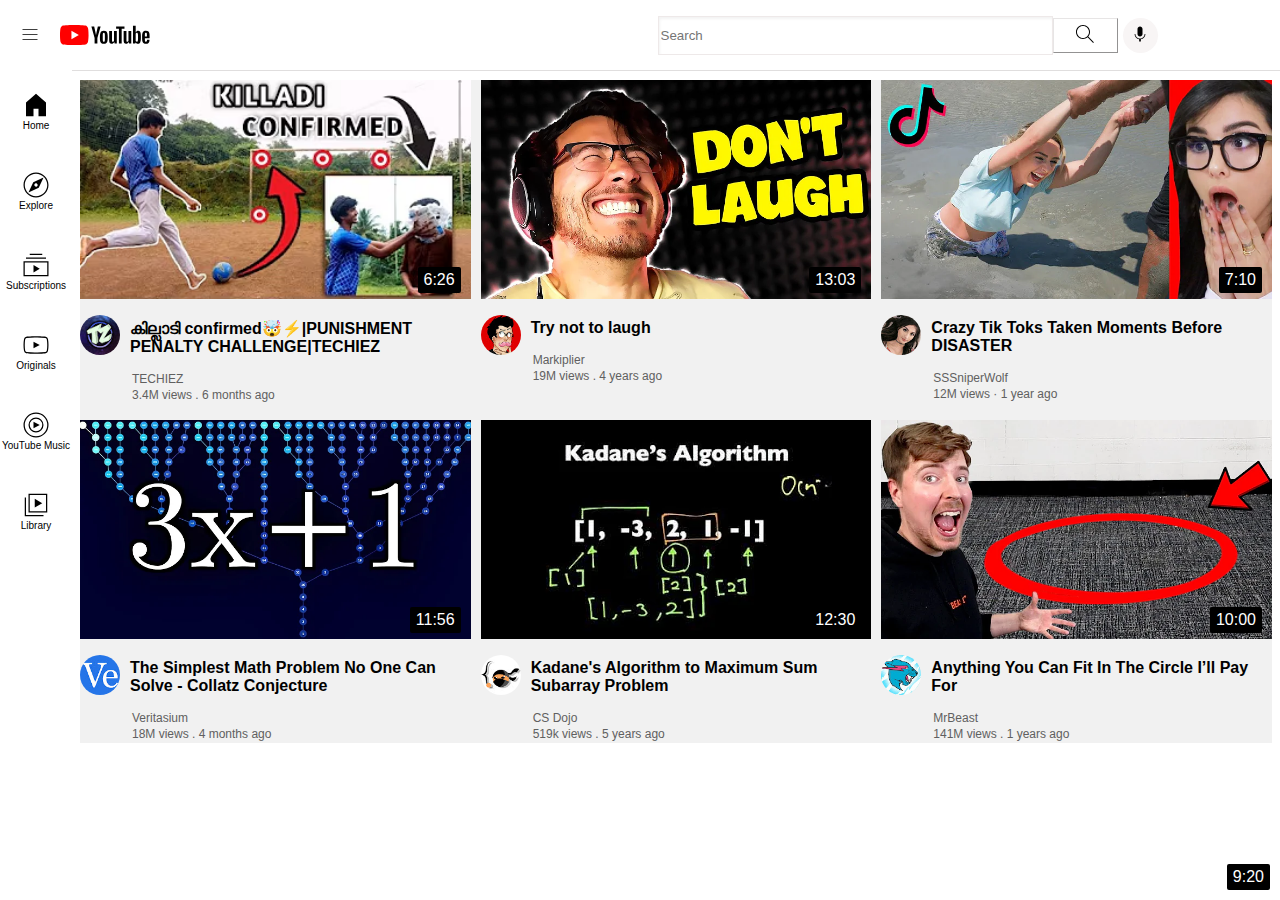
<file: index.html>
<!DOCTYPE html>
<html>
    <head>
        <title>YouTube.com Clone</title>
        <link rel="stylesheet" href="project.css">
    </head>
    <body>
        <div class="header">
            <div class="left-section">
                <img class="logo1" src="logo/hamburger-menu.svg">
                <img class="youtube-logo" src="logo/youtube-logo.svg">
            </div>
            <div class="middle-section">
                <input class="search" placeholder="Search">
                <button class="search-logo"><img src="logo/search.svg" class="search-image" ><div class="tooltip">search</div></button>
                <button class="voice-button"><img src="logo/voice-search-icon.svg" class="voice-image"></button>
            </div>
            <div class="right-section"><img src="logo/upload.svg" class="upload">
             <img src="logo/notifications.svg" class="notifications">
        <img src="logo/youtube-apps.svg" class="apps"></div>
        </div> 
        <div class="sidebar">
            <div class="sidebar-link"> <img src="logo/home.svg" ><div>Home</div></div>
            <div class="sidebar-link"><img src="logo/explore.svg" ><div>Explore</div></div>
            <div class="sidebar-link"><img src="logo/subscriptions.svg" ><div>Subscriptions</div></div>
            <div class="sidebar-link"><img src="logo/originals.svg" ><div>Originals</div></div>
            <div class="sidebar-link"><img src="logo/youtube-music.svg" ><div>YouTube Music</div></div>
            <div class="sidebar-link"><img src="logo/library.svg" ><div>Library</div></div>

        </div>
    <div class="grid">

    <div class="Video-preview " >
        <div class="thumbnals">
            <a href="https://webpyoutu.be/l2cAjaB5gyA" target="_blank">
            <img src="hqdefault.avif"  class="image1">
            <div class="time">6:26 </div>
            </a>
        </div>
        <div class="full">
        <div class="channel-logo">
            <a href="https://www.youtube.com/channel/UCgsGPS1-7JZ2qnOjCS85HEg?view_as=subscriber" target="_blank">
            <img src="unnamed.jpg" class="thumb">
        </a>
        </div>
        <div class="details">
            <p class="content">കില്ലാടി confirmed🤯⚡|PUNISHMENT PENALTY CHALLENGE|TECHIEZ </p>
            <p class="name">TECHIEZ </p>
            <p class="stats">3.4M views . 6 months ago</p>
            </div>
        </div>
    </div>
    <div class="Video-preview " >
        <div class="thumbnals">
            <img src="thumbnailss/thumbnail-2.webp" class="image1">
                        <div class="time">13:03</div>

        </div>
        <div class="full">
        <div class="channel-logo">
            <img src="thumbnailss/channel-2.jpeg" class="thumb">
        </div>
        <div class="details">
            <p class="content">Try not to laugh</p>
            <p class="name">Markiplier</p>
            <p class="stats">19M views . 4 years ago</p>
            </div>
        </div>
    </div>
    <div class="Video-preview " >
        <div class="thumbnals">
            <img src="thumbnailss/thumbnail-3.webp" class="image1">
                        <div class="time">7:10</div>

        </div>
        <div class="full">
        <div class="channel-logo">
            <img src="thumbnailss/channel-3.jpeg" class="thumb">
                        <div class="time">9:20</div>

        </div>
        <div class="details">
            <p class="content">
                    Crazy Tik Toks Taken Moments Before DISASTER
                  </p>
            <p class="name">
                    SSSniperWolf
                  </p>
            <p class="stats"> 
                  12M views · 1 year ago
                </p>
            </div>
        </div>
    </div>
    <div class="Video-preview " >
        <div class="thumbnals">
            <img src="thumbnailss/thumbnail-4.webp" class="image1">
                        <div class="time">11:56</div>

        </div>
        <div class="full">
        <div class="channel-logo">
            <img src="thumbnailss/channel-4.jpeg" class="thumb">
        </div>
        <div class="details">
            <p class="content">
                    The Simplest Math Problem No One Can Solve - Collatz Conjecture
                  </p>
            <p class="name">Veritasium</p>
            <p class="stats">18M views . 4 months ago</p>
            </div>
        </div>
    </div>
    <div class="Video-preview " >
        <div class="thumbnals">
            <img src="thumbnailss/thumbnail-5.webp" class="image1">
                        <div class="time">12:30</div>

        </div>
        <div class="full">
        <div class="channel-logo">
            <img src="thumbnailss/channel-5.jpeg" class="thumb">
        </div>
        <div class="details">
            <p class="content">
                    Kadane's Algorithm to Maximum Sum Subarray Problem
                  </p>
            <p class="name">CS Dojo</p>
            <p class="stats">519k views . 5 years ago</p>
            </div>
        </div>
    </div>
    <div class="Video-preview " >
        <div class="thumbnals">
            <img src="thumbnailss/thumbnail-6.webp" class="image1">
                        <div class="time">10:00</div>

        </div>
        <div class="full">
        <div class="channel-logo">
            <img src="thumbnailss/channel-6.jpeg" class="thumb">
        </div>
        <div class="details">
            <p class="content">
                    Anything You Can Fit In The Circle I’ll Pay For
                  </p>
            <p class="name">MrBeast</p>
            <p class="stats">141M views . 1 years ago</p>
            </div>
        </div>
    </div>
    
</div>

    
    </body>
</html>
</file>
<file: project.css>
.thumbnals{
    width: 100%;
    position: relative;
    cursor: pointer;
}

.time{
    position: absolute;
    background-color: black;
    color: white;
    bottom: 10px;
    right: 10px;
    font-family: arial;
    border-radius: 2px;
    padding-top: 4px;
    padding-bottom: 4px;
    padding-left: 6px;
    padding-right: 6px;
}
.search{
    display: block;
}
.image1{
    width: 100%;
}

.details{
    font-family: Arial, Helvetica, sans-serif;
    padding-top: 0px;
    margin-top: 0px;
}
.thumb{
    width: 40px;
    border-radius: 50%;
}
.full{
    display: grid;
    grid-template-columns: 50px 1fr;
    vertical-align: top;

}
.content{
    font-weight: 600;
}
.name,.stats{
    font-size: 12px;
    margin: 2px;
    color:rgb(96, 96, 96) ;
}
.channel-logo{
    padding-top: 12px;
    cursor: pointer;
}
.grid{
    display: grid;
    grid-template-columns: 1fr 1fr 1fr;
    row-gap: 16px;
    column-gap: 10px;
    margin-top: 80px;
    margin-left: 72px; 
    background-color: rgb(241, 241, 241);
}
@media (max-width :1250px){
    .grid{
        grid-template-columns: 1fr 1fr;
    }
}
@media (min-width :1600px){
    .grid{
        grid-template-columns: 1fr 1fr 1fr 1fr;
    }
}
.right-section{
    display: flex;
    flex-direction: row;
    margin-right: 100px;
    height: 30px;
    justify-content: space-between;
    margin-left: 0px;
}
.header{
    display: flex;
    flex-direction: row;
    justify-content: space-between;
    position: fixed;
    top: 0;
    left: 0;
    height: 70px;
    background-color: white;
    width: 1900px;
    border-bottom-width: 1px;
    border-bottom-color: rgb(224, 222, 222);
    border-bottom-style: solid;

}
.left-section{
    width: 150px;
    display: flex;
    align-items: center;
}
.middle-section{
    flex: 1;
    justify-content: center;
    margin-left: 75px;
    margin-right: 45px;
    max-width: 500px;
    display: flex;
    flex-direction: row;
    align-items: center;
}
.logo1{
    height: 20px;
    margin-left: 20px;
}
.youtube-logo{
    height: 20px;
    margin-left: 20px;
}
.search-logo{
    width: 65px;
    height: 35px;
    background-color: rgb(255, 255, 255);
    margin-left: -1;
    border-width: 1px;
    border-color: rgb(231, 229, 229);
}
.voice-button{
    margin-left: 5px;
    height: 35px;
    width: 35px;
    background-color: rgb(248, 245, 245);
    border-radius: 50%;
    margin-top: 0px;
    border: none;
}
.search{
    flex: 1;
    height: 35px;
    box-shadow: inset 1px 2px 3px rgba(0,0,0,0.05);
    border-width: 1px;
    border-style: solid;
    border-color: rgb(238, 233, 233);


}
.search-logo{
    position: relative;
}
.search-logo:hover .tooltip{
    opacity: 1;
}
.tooltip{
    position: absolute;
    width: 20px;
    height: 15px;
    bottom: -20px;
    font-size: 12px;
    padding-left: 6px;
    padding-top: 4px;
    padding-right: 6px;
    padding-bottom: 4px;
    opacity: 0;
    pointer-events: none;
}
.search-image{
    width: 24px;
    height: 24px;
}
.voice-image{
    width: 20px;
}
.sidebar{
    left: 0;
    top: 70px;
    bottom: 0;
    background-color: white;
    width: 72px;
    position: fixed;
}
.apps, .upload, .notifications{
    margin-left: 25px;
    margin-top: 20px;
    height: 30px;
}
.sidebar-link{
    height: 80px;
    display: flex;
    justify-content: center;
    align-items: center;
    flex-direction: column;
    cursor: pointer;
}
.sidebar-link:hover{
    background-color: rgb(226, 222, 222);
}
.sidebar-link img{
    height: 30px;
}
.sidebar-link div{
    font-size: 10px;
    font-family: Arial, Helvetica, sans-serif;
}
</file>
